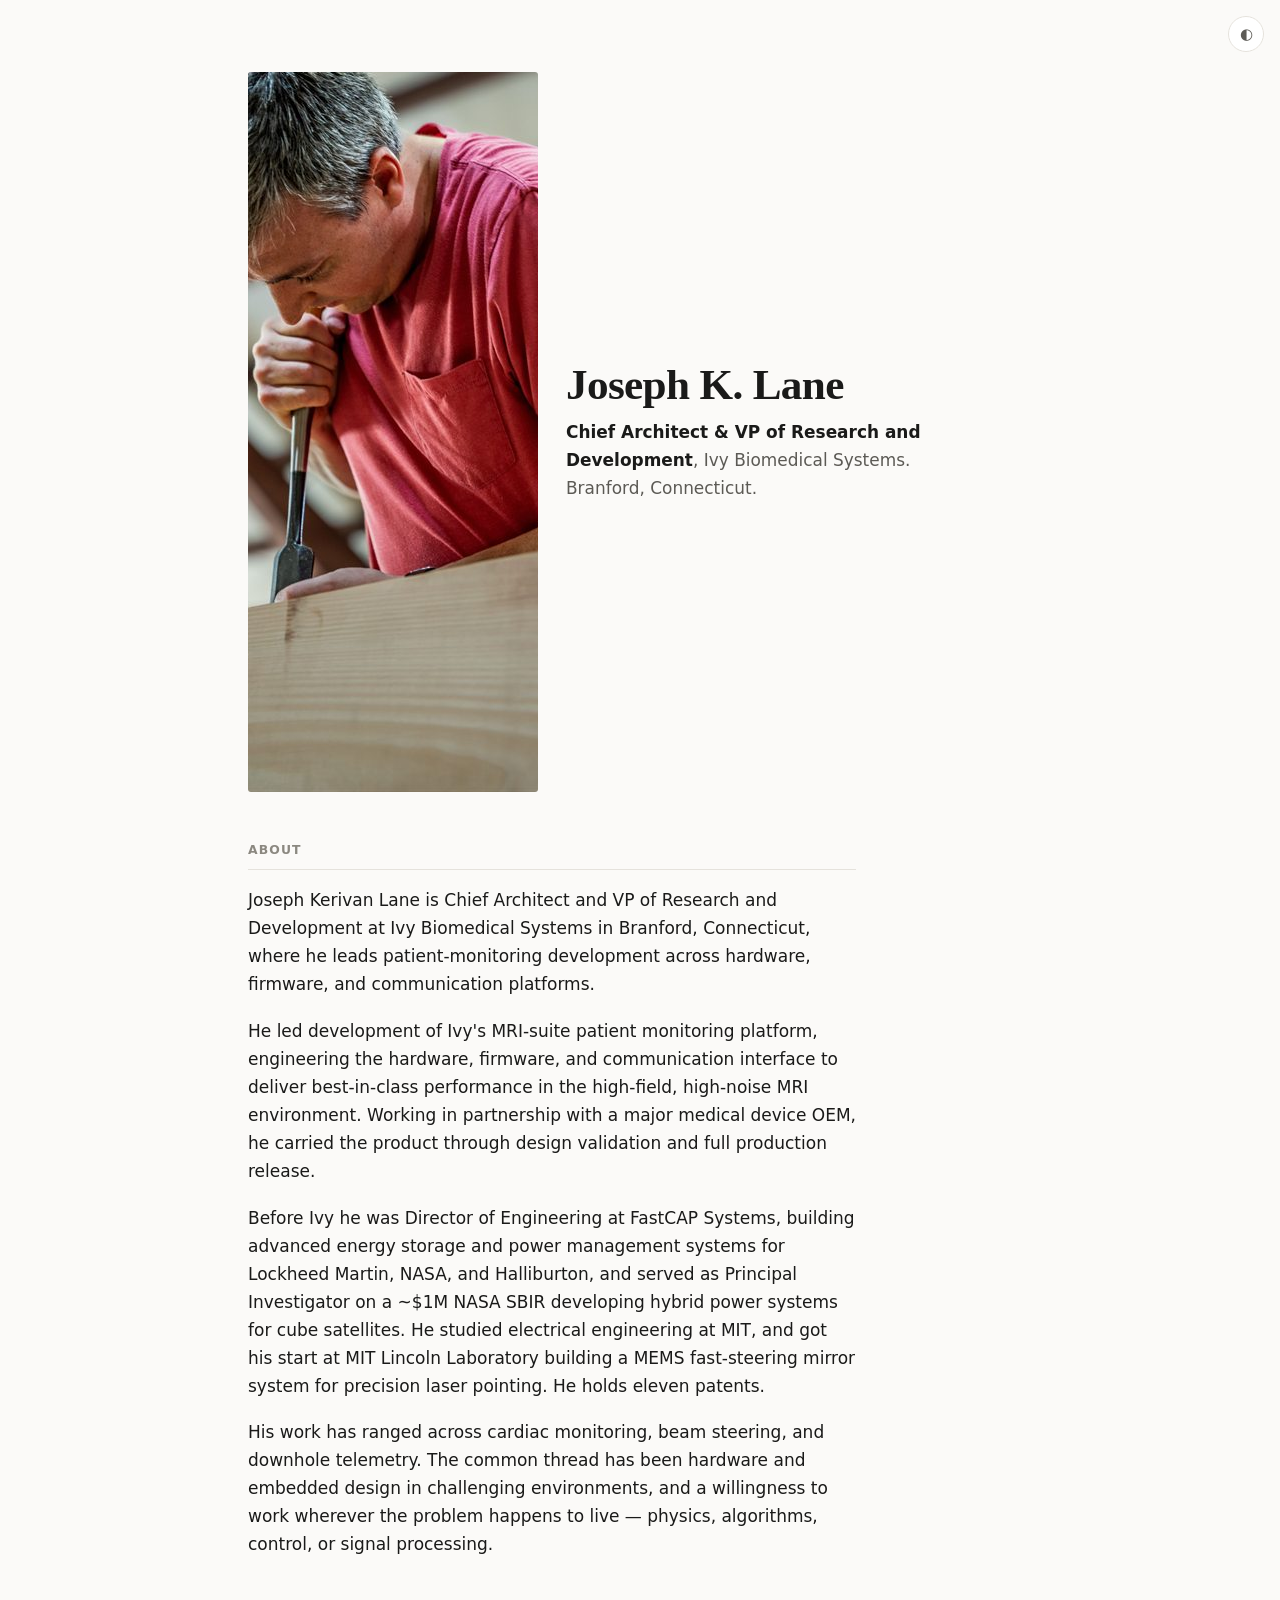
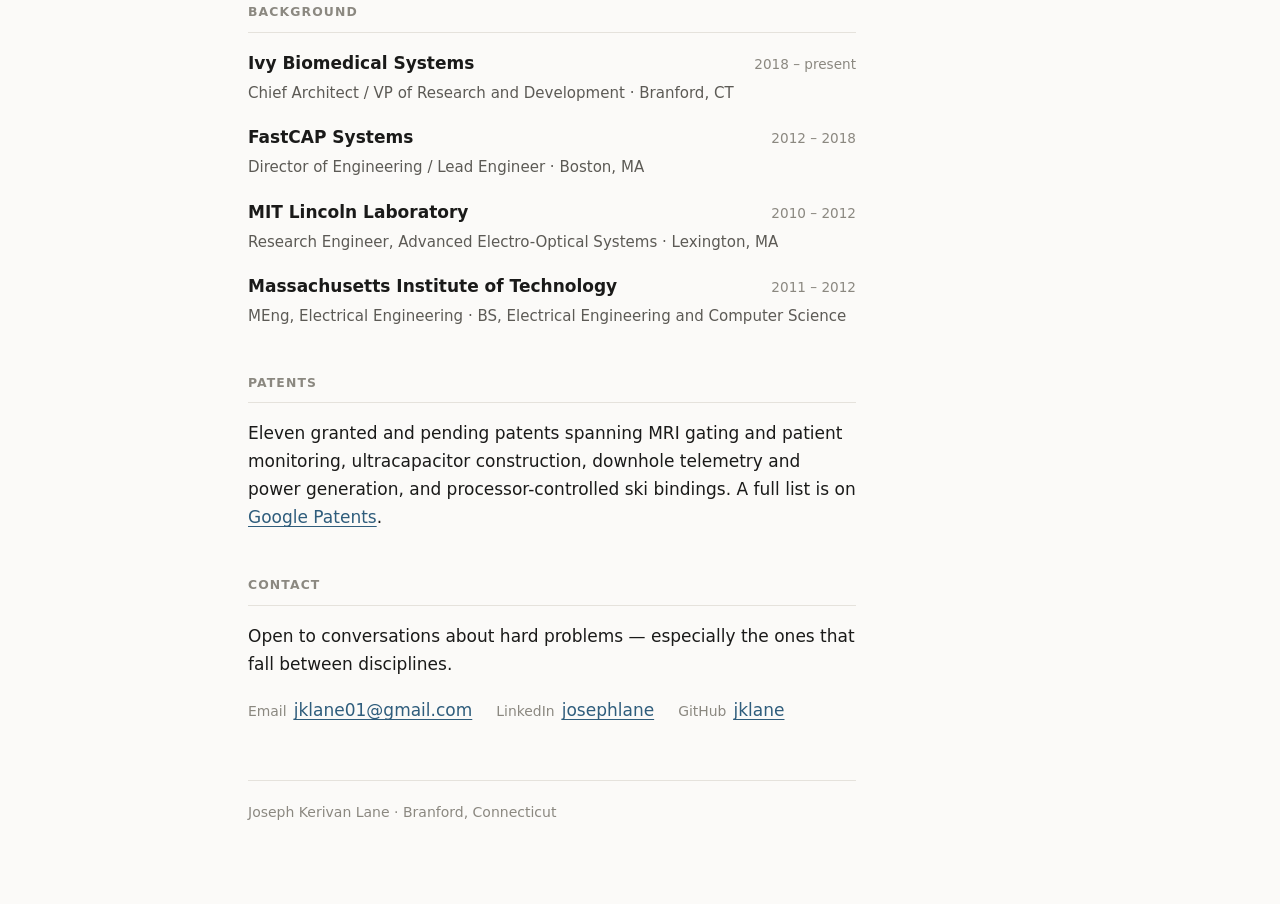
<file: index.html>
<!doctype html>
<html lang="en">
<head>
<meta charset="utf-8">
<meta name="viewport" content="width=device-width, initial-scale=1">

<title>Joseph K. Lane — Chief Architect &amp; VP of R&amp;D, Ivy Biomedical | Branford, Connecticut</title>
<meta name="description" content="Joseph K. Lane is Chief Architect and VP of Research and Development at Ivy Biomedical Systems in Branford, Connecticut. He builds patient-monitoring systems for the MRI suite, and holds eleven patents in medical devices, energy storage, and precision optics.">
<link rel="canonical" href="https://josephklane.com/">

<meta property="og:type" content="profile">
<meta property="og:title" content="Joseph K. Lane — Chief Architect &amp; VP of R&amp;D, Ivy Biomedical">
<meta property="og:description" content="Patient-monitoring systems for the MRI suite. Branford, Connecticut.">
<meta property="og:url" content="https://josephklane.com/">
<meta property="og:image" content="https://josephklane.com/headshot.jpg">
<meta property="profile:first_name" content="Joseph">
<meta property="profile:last_name" content="Lane">
<meta name="twitter:card" content="summary">

<script type="application/ld+json">
{
  "@context": "https://schema.org",
  "@type": "Person",
  "@id": "https://josephklane.com/#person",
  "name": "Joseph Kerivan Lane",
  "alternateName": ["Joseph K. Lane", "Joseph Lane", "Joe Lane"],
  "url": "https://josephklane.com/",
  "image": "https://josephklane.com/headshot.jpg",
  "email": "mailto:jklane01@gmail.com",
  "jobTitle": "Chief Architect and Vice President of Research and Development",
  "worksFor": {
    "@type": "Organization",
    "name": "Ivy Biomedical Systems, Inc.",
    "address": {
      "@type": "PostalAddress",
      "addressLocality": "Branford",
      "addressRegion": "CT",
      "addressCountry": "US"
    }
  },
  "alumniOf": {
    "@type": "CollegeOrUniversity",
    "name": "Massachusetts Institute of Technology",
    "sameAs": "https://en.wikipedia.org/wiki/Massachusetts_Institute_of_Technology"
  },
  "homeLocation": {
    "@type": "Place",
    "address": {
      "@type": "PostalAddress",
      "addressLocality": "Branford",
      "addressRegion": "CT",
      "addressCountry": "US"
    }
  },
  "knowsAbout": [
    "Hardware engineering",
    "Embedded systems design",
    "Mixed-signal electronics design",
    "Low-noise analog design",
    "Control systems",
    "Signal processing",
    "Algorithm development",
    "Applied physics",
    "Cardiac monitoring",
    "MRI-compatible patient monitoring",
    "Medical device engineering",
    "Design controls and FDA design validation",
    "Electro-optical systems",
    "Laser beam steering",
    "Energy storage and power management",
    "Downhole telemetry"
  ],
  "sameAs": [
    "https://www.linkedin.com/in/josephlane/",
    "https://github.com/jklane",
    "https://patents.google.com/?inventor=Joseph+Lane"
  ]
}
</script>

<style>
  :root {
    --bg: #fbfaf8;
    --surface: #ffffff;
    --text: #1a1a19;
    --muted: #5c5a55;
    --faint: #8b8880;
    --rule: #e5e2dc;
    --accent: #2f5d7c;
    --accent-hover: #1e4058;
  }

  @media (prefers-color-scheme: dark) {
    :root {
      --bg: #131313;
      --surface: #1b1b1b;
      --text: #ecebe7;
      --muted: #a6a39c;
      --faint: #76736d;
      --rule: #2f2e2c;
      --accent: #8fb6d4;
      --accent-hover: #b6d2e6;
    }
  }

  :root[data-theme="light"] {
    --bg: #fbfaf8;
    --surface: #ffffff;
    --text: #1a1a19;
    --muted: #5c5a55;
    --faint: #8b8880;
    --rule: #e5e2dc;
    --accent: #2f5d7c;
    --accent-hover: #1e4058;
  }

  :root[data-theme="dark"] {
    --bg: #131313;
    --surface: #1b1b1b;
    --text: #ecebe7;
    --muted: #a6a39c;
    --faint: #76736d;
    --rule: #2f2e2c;
    --accent: #8fb6d4;
    --accent-hover: #b6d2e6;
  }

  *, *::before, *::after { box-sizing: border-box; }

  body {
    margin: 0;
    background: var(--bg);
    color: var(--text);
    font-family: ui-sans-serif, system-ui, -apple-system, "Segoe UI", Roboto, Helvetica, Arial, sans-serif;
    font-size: 17px;
    line-height: 1.65;
    -webkit-font-smoothing: antialiased;
    text-rendering: optimizeLegibility;
  }

  .wrap {
    max-width: 52rem;
    margin: 0 auto;
    padding: 4.5rem 1.5rem 5rem;
  }

  @media (max-width: 44rem) {
    .wrap { padding-top: 3rem; }
  }

  /* The masthead spans the full column; body copy stays at a readable
     measure (~75 characters) and shares the same left edge. */
  section, footer { max-width: 38rem; }

  /* ---------- masthead ---------- */

  header {
    margin-bottom: 3rem;
    display: flex;
    gap: 1.75rem;
    align-items: center;
  }

  .headshot {
    width: 290px;
    flex: none;
    aspect-ratio: 8 / 9;
    object-fit: cover;
    border-radius: 3px;
    background: var(--rule);
    display: block;
  }

  @media (max-width: 34rem) {
    header {
      flex-direction: column;
      align-items: flex-start;
      gap: 1.4rem;
    }
    .headshot { width: 150px; }
  }

  h1 {
    font-family: ui-serif, Georgia, "Times New Roman", serif;
    font-size: clamp(2.1rem, 6vw, 2.7rem);
    line-height: 1.1;
    letter-spacing: -0.015em;
    font-weight: 600;
    margin: 0 0 0.65rem;
  }

  .tagline {
    font-size: 1.06rem;
    color: var(--muted);
    margin: 0;
    text-wrap: balance;
  }

  .tagline strong { color: var(--text); font-weight: 600; }

  /* ---------- sections ---------- */

  section { margin-bottom: 2.75rem; }

  h2 {
    font-size: 0.775rem;
    font-weight: 600;
    text-transform: uppercase;
    letter-spacing: 0.09em;
    color: var(--faint);
    margin: 0 0 1rem;
    padding-bottom: 0.55rem;
    border-bottom: 1px solid var(--rule);
  }

  p { margin: 0 0 1.15rem; }
  p:last-child { margin-bottom: 0; }

  /* ---------- background list ---------- */

  .roles {
    list-style: none;
    padding: 0;
    margin: 0;
    display: grid;
    gap: 1.1rem;
  }

  .roles li {
    display: grid;
    grid-template-columns: 1fr auto;
    gap: 0.25rem 1rem;
    align-items: baseline;
  }

  .roles .where { font-weight: 600; }
  .roles .what { color: var(--muted); font-size: 0.94rem; grid-column: 1 / -1; }
  .roles .when {
    color: var(--faint);
    font-size: 0.85rem;
    font-variant-numeric: tabular-nums;
    white-space: nowrap;
  }

  @media (max-width: 30rem) {
    .roles li { grid-template-columns: 1fr; }
    .roles .when { grid-row: 3; }
  }

  /* ---------- links ---------- */

  a {
    color: var(--accent);
    text-decoration-thickness: 1px;
    text-underline-offset: 2.5px;
    transition: color 0.12s ease;
  }
  a:hover { color: var(--accent-hover); }

  .contact-row {
    display: flex;
    flex-wrap: wrap;
    gap: 0.5rem 1.5rem;
    padding: 0;
    margin: 0;
    list-style: none;
  }

  .contact-row .label {
    color: var(--faint);
    font-size: 0.87rem;
    margin-right: 0.45rem;
  }

  footer {
    margin-top: 3.5rem;
    padding-top: 1.25rem;
    border-top: 1px solid var(--rule);
    font-size: 0.875rem;
    color: var(--faint);
  }

  footer p { margin: 0; }

  /* ---------- theme toggle ---------- */

  .theme-toggle {
    position: fixed;
    top: 1rem;
    right: 1rem;
    width: 2.25rem;
    height: 2.25rem;
    display: grid;
    place-items: center;
    border: 1px solid var(--rule);
    border-radius: 50%;
    background: var(--surface);
    color: var(--muted);
    cursor: pointer;
    font-size: 0.95rem;
    line-height: 1;
    padding: 0;
  }
  .theme-toggle:hover { color: var(--text); border-color: var(--faint); }

  @media print { .theme-toggle { display: none; } }
</style>
</head>
<body>

<button class="theme-toggle" id="themeToggle" aria-label="Toggle color theme">◐</button>

<div class="wrap">

  <header>
    <img class="headshot" src="headshot.jpg" width="640" height="720"
         alt="Joseph K. Lane cutting a mortise with a chisel while framing a timber shelter.">

    <div>
      <h1>Joseph K. Lane</h1>
      <p class="tagline">
        <strong>Chief Architect &amp; VP of Research and Development</strong>, Ivy Biomedical Systems.<br>
        Branford, Connecticut.
      </p>
    </div>
  </header>

  <section>
    <h2>About</h2>
    <p>
      Joseph Kerivan Lane is Chief Architect and VP of Research and Development at Ivy Biomedical
      Systems in Branford, Connecticut, where he leads patient-monitoring development across
      hardware, firmware, and communication platforms.
    </p>
    <p>
      He led development of Ivy's MRI-suite patient monitoring platform, engineering the hardware,
      firmware, and communication interface to deliver best-in-class performance in the high-field,
      high-noise MRI environment. Working in partnership with a major medical device OEM, he carried
      the product through design validation and full production release.
    </p>
    <p>
      Before Ivy he was Director of Engineering at FastCAP Systems, building advanced energy storage
      and power management systems for Lockheed Martin, NASA, and Halliburton, and served as
      Principal Investigator on a ~$1M NASA SBIR developing hybrid power systems for cube
      satellites. He studied electrical engineering at MIT, and got his start at MIT Lincoln
      Laboratory building a MEMS fast-steering mirror system for precision laser pointing. He holds
      eleven patents.
    </p>
    <p>
      His work has ranged across cardiac monitoring, beam steering, and downhole telemetry. The
      common thread has been hardware and embedded design in challenging environments, and a
      willingness to work wherever the problem happens to live — physics, algorithms, control, or
      signal processing.
    </p>
  </section>

  <section>
    <h2>Background</h2>
    <ul class="roles">
      <li>
        <span class="where">Ivy Biomedical Systems</span>
        <span class="when">2018 – present</span>
        <span class="what">Chief Architect / VP of Research and Development · Branford, CT</span>
      </li>
      <li>
        <span class="where">FastCAP Systems</span>
        <span class="when">2012 – 2018</span>
        <span class="what">Director of Engineering / Lead Engineer · Boston, MA</span>
      </li>
      <li>
        <span class="where">MIT Lincoln Laboratory</span>
        <span class="when">2010 – 2012</span>
        <span class="what">Research Engineer, Advanced Electro-Optical Systems · Lexington, MA</span>
      </li>
      <li>
        <span class="where">Massachusetts Institute of Technology</span>
        <span class="when">2011 – 2012</span>
        <span class="what">MEng, Electrical Engineering · BS, Electrical Engineering and Computer Science</span>
      </li>
    </ul>
  </section>

  <section>
    <h2>Patents</h2>
    <p>
      Eleven granted and pending patents spanning MRI gating and patient monitoring, ultracapacitor
      construction, downhole telemetry and power generation, and processor-controlled ski bindings.
      A full list is on
      <a href="https://patents.google.com/?inventor=Joseph+Lane" rel="noopener">Google Patents</a>.
    </p>
  </section>

  <section>
    <h2>Contact</h2>
    <p>
      Open to conversations about hard problems — especially the ones that fall between
      disciplines.
    </p>
    <ul class="contact-row">
      <li><span class="label">Email</span><a href="mailto:jklane01@gmail.com">jklane01@gmail.com</a></li>
      <li><span class="label">LinkedIn</span><a href="https://www.linkedin.com/in/josephlane/" rel="me noopener">josephlane</a></li>
      <li><span class="label">GitHub</span><a href="https://github.com/jklane" rel="me noopener">jklane</a></li>
    </ul>
  </section>

  <footer>
    <p>Joseph Kerivan Lane · Branford, Connecticut</p>
  </footer>

</div>

<script>
  (function () {
    var root = document.documentElement;
    var toggle = document.getElementById('themeToggle');
    var stored = null;
    try { stored = localStorage.getItem('theme'); } catch (e) {}
    if (stored) root.setAttribute('data-theme', stored);

    toggle.addEventListener('click', function () {
      var systemDark = window.matchMedia('(prefers-color-scheme: dark)').matches;
      var current = root.getAttribute('data-theme') || (systemDark ? 'dark' : 'light');
      var next = current === 'dark' ? 'light' : 'dark';
      root.setAttribute('data-theme', next);
      try { localStorage.setItem('theme', next); } catch (e) {}
    });
  })();
</script>

</body>
</html>
</file>
